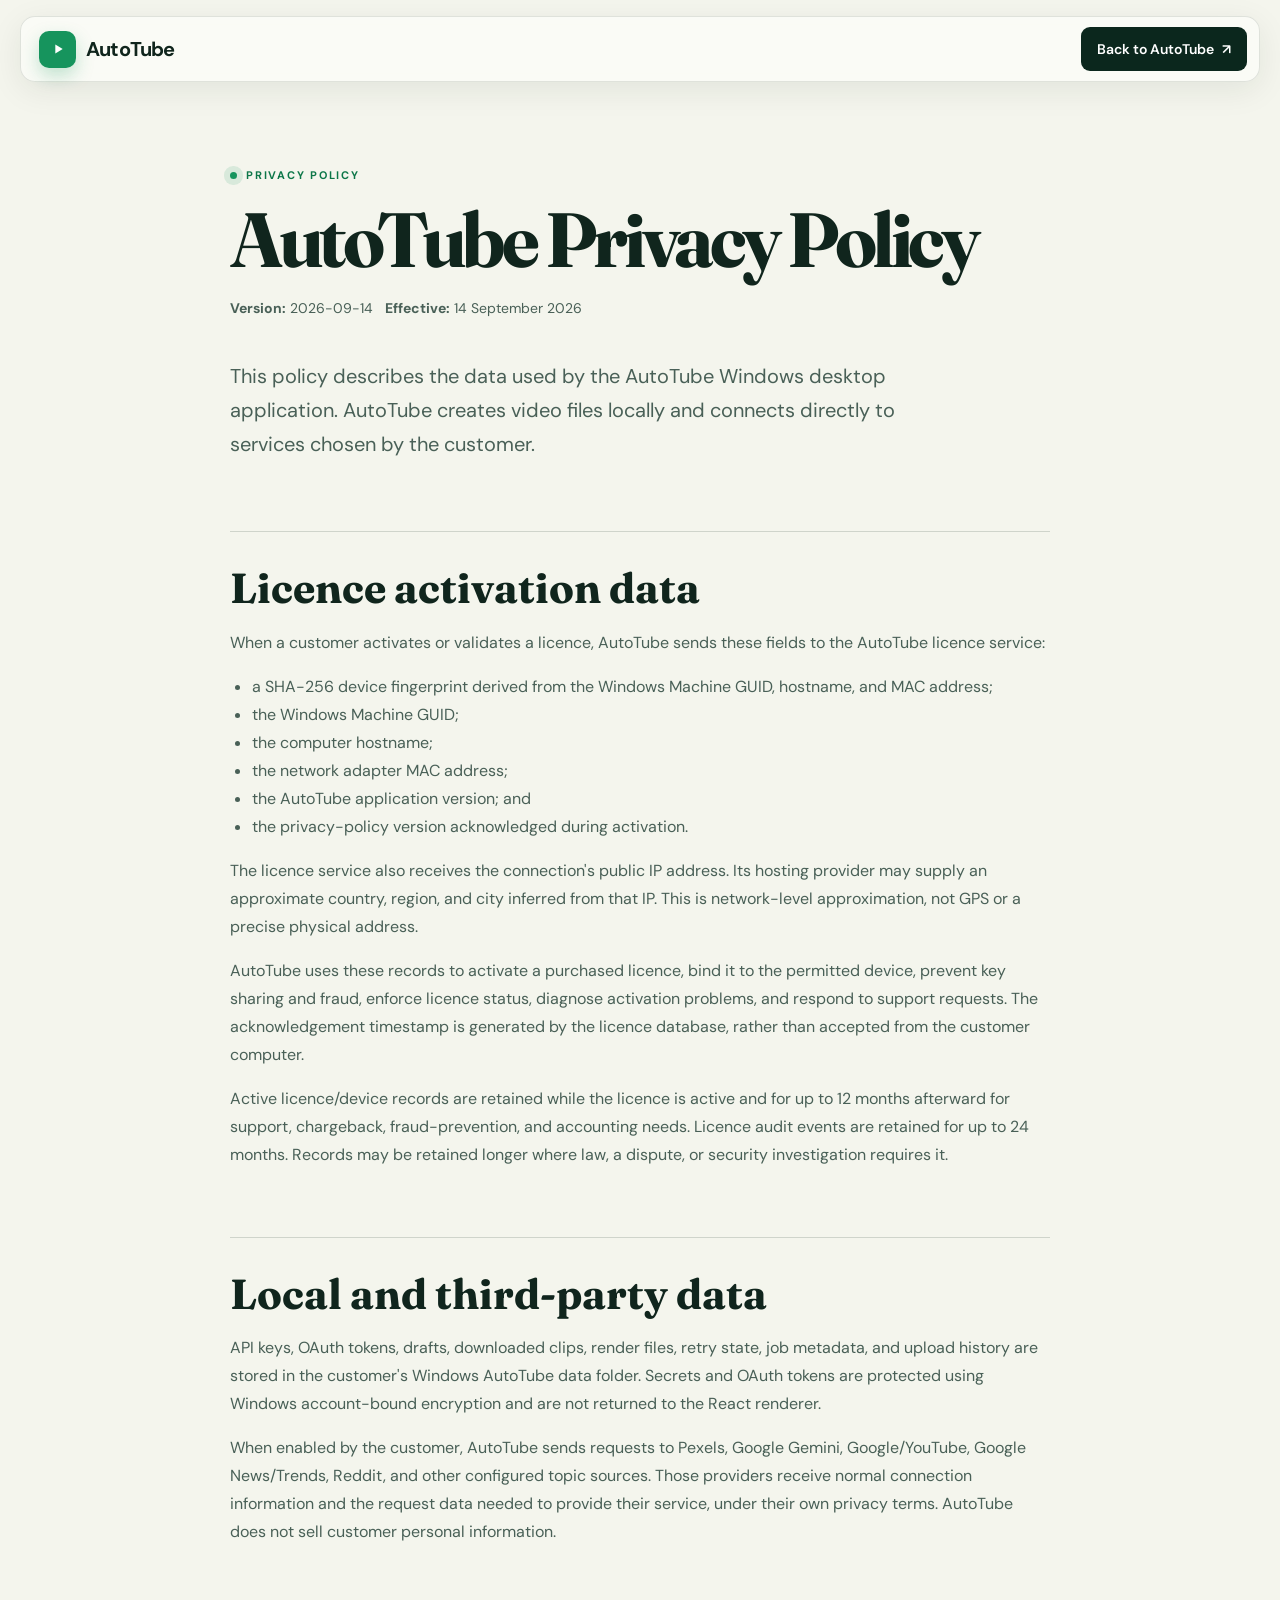
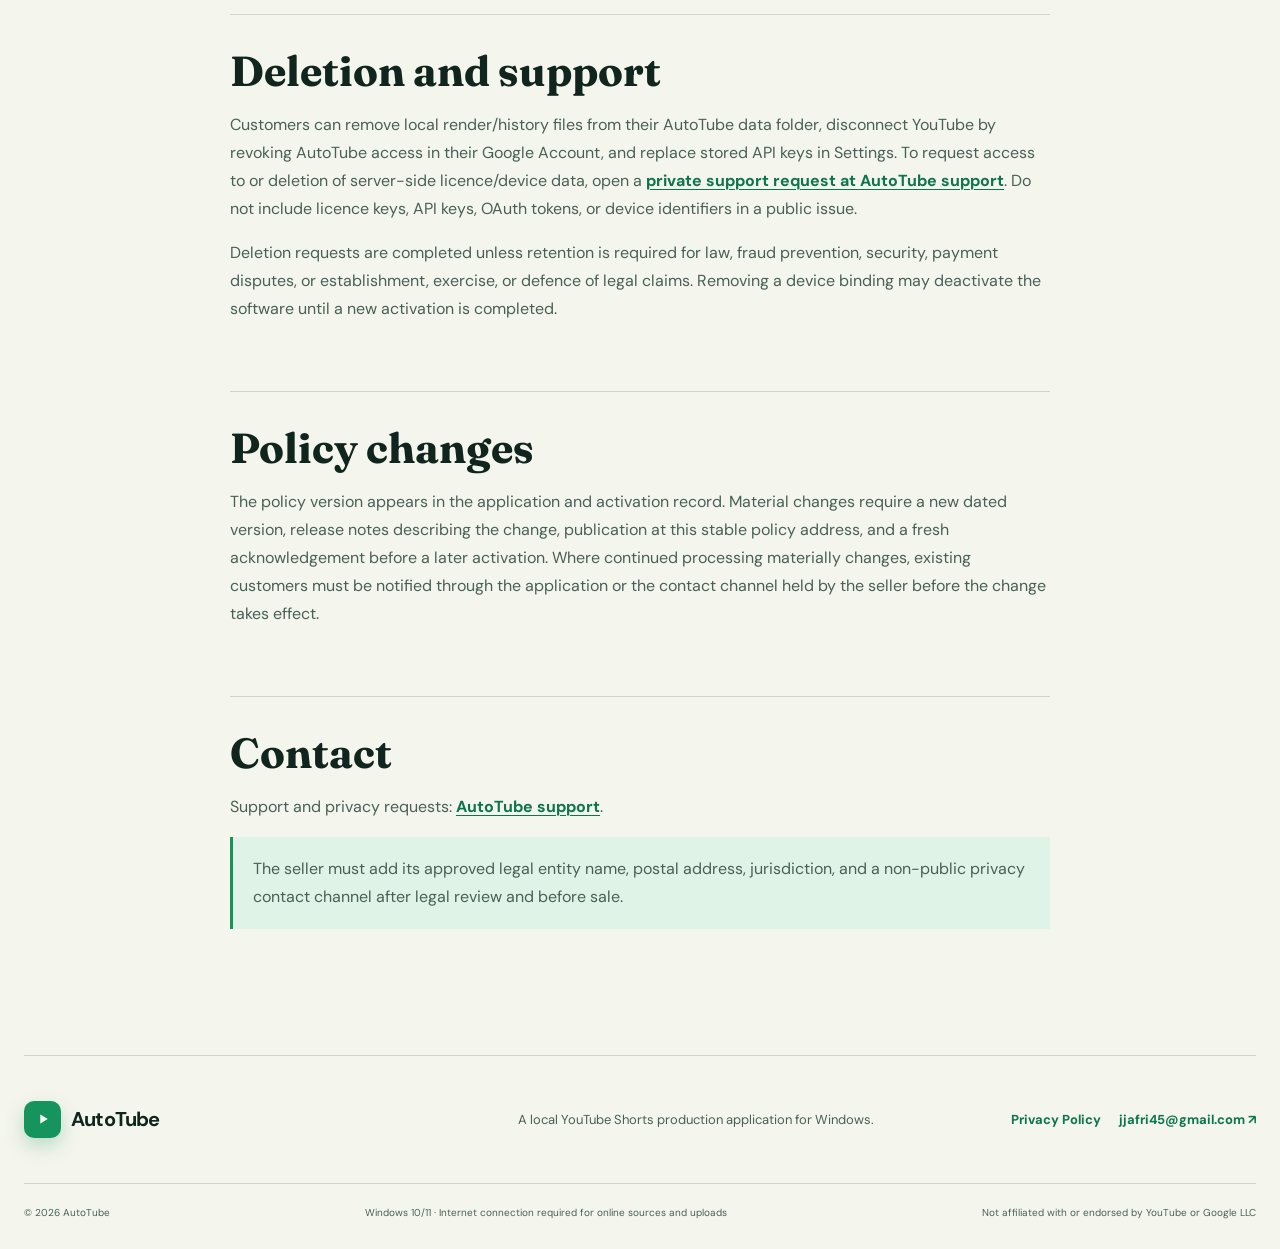
<file: privacy.html>
<!doctype html>
<html lang="en">
  <head>
    <meta charset="UTF-8" />
    <meta name="viewport" content="width=device-width, initial-scale=1.0" />
    <meta name="theme-color" content="#0b271d" />
    <meta name="description" content="AutoTube Privacy Policy, effective 14 September 2026." />
    <link rel="canonical" href="https://autotube.is-an.ai/privacy" />
    <link rel="icon" href="./favicon.svg" type="image/svg+xml" />
    <link rel="preconnect" href="https://fonts.googleapis.com" />
    <link rel="preconnect" href="https://fonts.gstatic.com" crossorigin />
    <link href="https://fonts.googleapis.com/css2?family=DM+Sans:wght@400;500;600;700&amp;family=Fraunces:opsz,wght@9..144,600;9..144,700&amp;display=swap" rel="stylesheet" />
    <link rel="stylesheet" href="./styles.css" />
    <title>AutoTube Privacy Policy</title>
  </head>
  <body class="policy-page">
    <a class="skip-link" href="#main">Skip to content</a>
    <header class="site-header">
      <a class="brand" href="https://autotube.is-an.ai/" aria-label="AutoTube home">
        <span class="brand-mark" aria-hidden="true"><svg viewBox="0 0 28 28" role="img"><path d="M10.6 8.2 20 14l-9.4 5.8V8.2Z" /></svg></span>
        <span>AutoTube</span>
      </a>
      <nav class="site-nav" aria-label="Primary navigation">
        <a class="header-cta" href="https://autotube.is-an.ai/">Back to AutoTube <span>↗</span></a>
      </nav>
    </header>

    <main id="main" class="policy-main">
      <div class="policy-shell">
        <p class="kicker"><span></span> Privacy policy</p>
        <h1>AutoTube Privacy Policy</h1>
        <p class="policy-meta"><strong>Version:</strong> 2026-09-14 &nbsp; <strong>Effective:</strong> 14 September 2026</p>
        <p class="policy-lede">This policy describes the data used by the AutoTube Windows desktop application. AutoTube creates video files locally and connects directly to services chosen by the customer.</p>

        <div class="policy-content">
          <section>
            <h2>Licence activation data</h2>
            <p>When a customer activates or validates a licence, AutoTube sends these fields to the AutoTube licence service:</p>
            <ul>
              <li>a SHA-256 device fingerprint derived from the Windows Machine GUID, hostname, and MAC address;</li>
              <li>the Windows Machine GUID;</li>
              <li>the computer hostname;</li>
              <li>the network adapter MAC address;</li>
              <li>the AutoTube application version; and</li>
              <li>the privacy-policy version acknowledged during activation.</li>
            </ul>
            <p>The licence service also receives the connection's public IP address. Its hosting provider may supply an approximate country, region, and city inferred from that IP. This is network-level approximation, not GPS or a precise physical address.</p>
            <p>AutoTube uses these records to activate a purchased licence, bind it to the permitted device, prevent key sharing and fraud, enforce licence status, diagnose activation problems, and respond to support requests. The acknowledgement timestamp is generated by the licence database, rather than accepted from the customer computer.</p>
            <p>Active licence/device records are retained while the licence is active and for up to 12 months afterward for support, chargeback, fraud-prevention, and accounting needs. Licence audit events are retained for up to 24 months. Records may be retained longer where law, a dispute, or security investigation requires it.</p>
          </section>

          <section>
            <h2>Local and third-party data</h2>
            <p>API keys, OAuth tokens, drafts, downloaded clips, render files, retry state, job metadata, and upload history are stored in the customer's Windows AutoTube data folder. Secrets and OAuth tokens are protected using Windows account-bound encryption and are not returned to the React renderer.</p>
            <p>When enabled by the customer, AutoTube sends requests to Pexels, Google Gemini, Google/YouTube, Google News/Trends, Reddit, and other configured topic sources. Those providers receive normal connection information and the request data needed to provide their service, under their own privacy terms. AutoTube does not sell customer personal information.</p>
          </section>

          <section>
            <h2>Deletion and support</h2>
            <p>Customers can remove local render/history files from their AutoTube data folder, disconnect YouTube by revoking AutoTube access in their Google Account, and replace stored API keys in Settings. To request access to or deletion of server-side licence/device data, open a <a href="https://github.com/akabirabbasnaqvi/youtube-automation-releases/issues">private support request at AutoTube support</a>. Do not include licence keys, API keys, OAuth tokens, or device identifiers in a public issue.</p>
            <p>Deletion requests are completed unless retention is required for law, fraud prevention, security, payment disputes, or establishment, exercise, or defence of legal claims. Removing a device binding may deactivate the software until a new activation is completed.</p>
          </section>

          <section>
            <h2>Policy changes</h2>
            <p>The policy version appears in the application and activation record. Material changes require a new dated version, release notes describing the change, publication at this stable policy address, and a fresh acknowledgement before a later activation. Where continued processing materially changes, existing customers must be notified through the application or the contact channel held by the seller before the change takes effect.</p>
          </section>

          <section>
            <h2>Contact</h2>
            <p>Support and privacy requests: <a href="https://github.com/akabirabbasnaqvi/youtube-automation-releases/issues">AutoTube support</a>.</p>
            <p class="policy-note">The seller must add its approved legal entity name, postal address, jurisdiction, and a non-public privacy contact channel after legal review and before sale.</p>
          </section>
        </div>
      </div>
    </main>

    <footer class="site-footer">
      <div class="footer-top">
        <a class="brand footer-brand" href="https://autotube.is-an.ai/">
          <span class="brand-mark" aria-hidden="true"><svg viewBox="0 0 28 28"><path d="M10.6 8.2 20 14l-9.4 5.8V8.2Z" /></svg></span>
          <span>AutoTube</span>
        </a>
        <p>A local YouTube Shorts production application for Windows.</p>
        <div class="footer-links">
          <a href="https://autotube.is-an.ai/privacy">Privacy Policy</a>
          <a href="mailto:jjafri45@gmail.com?subject=AutoTube%20Question">jjafri45@gmail.com ↗</a>
        </div>
      </div>
      <div class="footer-bottom">
        <span>© 2026 AutoTube</span>
        <span>Windows 10/11 · Internet connection required for online sources and uploads</span>
        <span>Not affiliated with or endorsed by YouTube or Google LLC</span>
      </div>
    </footer>
  </body>
</html>
</file>
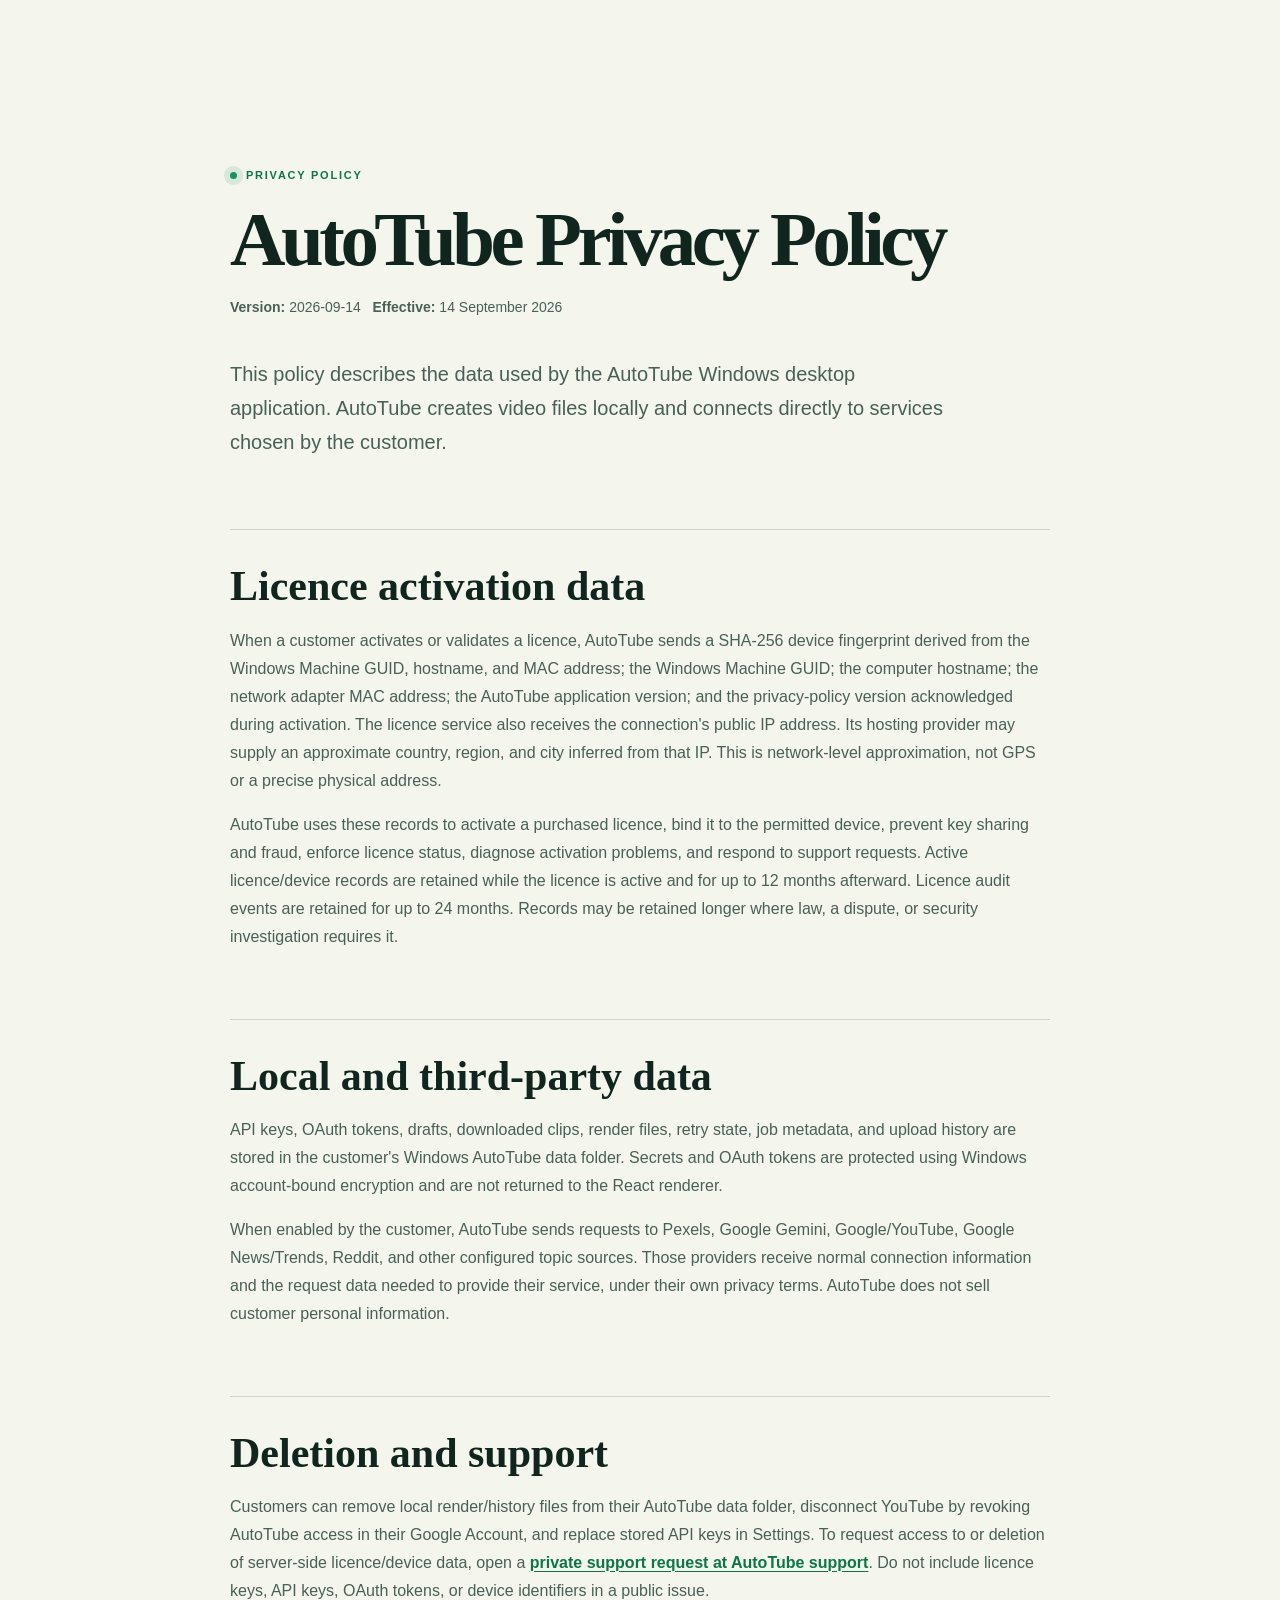
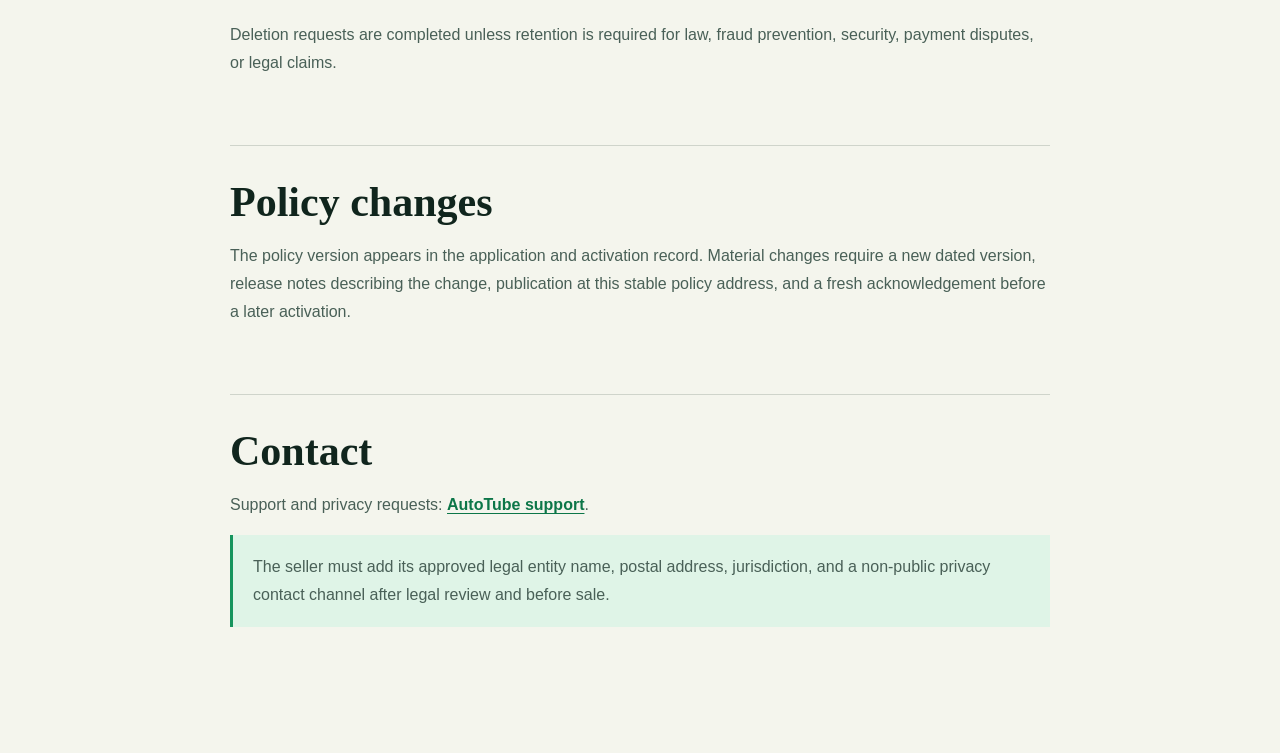
<file: docs/privacy.html>
<!doctype html>
<html lang="en">
  <head>
    <meta charset="UTF-8" />
    <meta name="viewport" content="width=device-width, initial-scale=1.0" />
    <meta name="theme-color" content="#0b271d" />
    <meta name="description" content="AutoTube Privacy Policy, effective 14 September 2026." />
    <link rel="canonical" href="https://autotube.is-an.ai/privacy" />
    <link rel="icon" href="../favicon.svg" type="image/svg+xml" />
    <link rel="stylesheet" href="../styles.css" />
    <title>AutoTube Privacy Policy</title>
  </head>
  <body class="policy-page">
    <main id="main" class="policy-main">
      <div class="policy-shell">
        <p class="kicker"><span></span> Privacy policy</p>
        <h1>AutoTube Privacy Policy</h1>
        <p class="policy-meta"><strong>Version:</strong> 2026-09-14 &nbsp; <strong>Effective:</strong> 14 September 2026</p>
        <p class="policy-lede">This policy describes the data used by the AutoTube Windows desktop application. AutoTube creates video files locally and connects directly to services chosen by the customer.</p>
        <div class="policy-content">
          <section><h2>Licence activation data</h2><p>When a customer activates or validates a licence, AutoTube sends a SHA-256 device fingerprint derived from the Windows Machine GUID, hostname, and MAC address; the Windows Machine GUID; the computer hostname; the network adapter MAC address; the AutoTube application version; and the privacy-policy version acknowledged during activation. The licence service also receives the connection's public IP address. Its hosting provider may supply an approximate country, region, and city inferred from that IP. This is network-level approximation, not GPS or a precise physical address.</p><p>AutoTube uses these records to activate a purchased licence, bind it to the permitted device, prevent key sharing and fraud, enforce licence status, diagnose activation problems, and respond to support requests. Active licence/device records are retained while the licence is active and for up to 12 months afterward. Licence audit events are retained for up to 24 months. Records may be retained longer where law, a dispute, or security investigation requires it.</p></section>
          <section><h2>Local and third-party data</h2><p>API keys, OAuth tokens, drafts, downloaded clips, render files, retry state, job metadata, and upload history are stored in the customer's Windows AutoTube data folder. Secrets and OAuth tokens are protected using Windows account-bound encryption and are not returned to the React renderer.</p><p>When enabled by the customer, AutoTube sends requests to Pexels, Google Gemini, Google/YouTube, Google News/Trends, Reddit, and other configured topic sources. Those providers receive normal connection information and the request data needed to provide their service, under their own privacy terms. AutoTube does not sell customer personal information.</p></section>
          <section><h2>Deletion and support</h2><p>Customers can remove local render/history files from their AutoTube data folder, disconnect YouTube by revoking AutoTube access in their Google Account, and replace stored API keys in Settings. To request access to or deletion of server-side licence/device data, open a <a href="https://github.com/akabirabbasnaqvi/youtube-automation-releases/issues">private support request at AutoTube support</a>. Do not include licence keys, API keys, OAuth tokens, or device identifiers in a public issue.</p><p>Deletion requests are completed unless retention is required for law, fraud prevention, security, payment disputes, or legal claims.</p></section>
          <section><h2>Policy changes</h2><p>The policy version appears in the application and activation record. Material changes require a new dated version, release notes describing the change, publication at this stable policy address, and a fresh acknowledgement before a later activation.</p></section>
          <section><h2>Contact</h2><p>Support and privacy requests: <a href="https://github.com/akabirabbasnaqvi/youtube-automation-releases/issues">AutoTube support</a>.</p><p class="policy-note">The seller must add its approved legal entity name, postal address, jurisdiction, and a non-public privacy contact channel after legal review and before sale.</p></section>
        </div>
      </div>
    </main>
  </body>
</html>
</file>
<file: styles.css>
:root {
  color-scheme: light;
  --paper: #f4f5ed;
  --paper-bright: #fbfcf7;
  --ink: #10251d;
  --ink-soft: #496057;
  --forest: #0b271d;
  --forest-2: #103a2b;
  --green: #16945d;
  --green-dark: #0c7648;
  --mint: #dff4e7;
  --acid: #d9ff77;
  --line: rgba(16, 37, 29, 0.16);
  --line-light: rgba(255, 255, 255, 0.17);
  --white: #fff;
  --shadow: 0 28px 80px rgba(16, 37, 29, 0.16);
  --display: "Fraunces", Georgia, serif;
  --sans: "DM Sans", "Segoe UI", sans-serif;
}

* { box-sizing: border-box; }

html { scroll-behavior: smooth; }

body {
  margin: 0;
  overflow-x: hidden;
  background: var(--paper);
  color: var(--ink);
  font-family: var(--sans);
  text-rendering: optimizeLegibility;
}

body::selection { background: var(--acid); color: var(--forest); }

a { color: inherit; text-decoration: none; }
img { display: block; max-width: 100%; height: auto; }
button, input { font: inherit; }

.sr-only {
  position: absolute;
  width: 1px;
  height: 1px;
  padding: 0;
  margin: -1px;
  overflow: hidden;
  clip: rect(0, 0, 0, 0);
  white-space: nowrap;
  border: 0;
}

.skip-link {
  position: fixed;
  top: 10px;
  left: 10px;
  z-index: 999;
  padding: 10px 14px;
  transform: translateY(-160%);
  border-radius: 6px;
  background: var(--acid);
  color: var(--forest);
  font-weight: 700;
}

.skip-link:focus { transform: translateY(0); }

.site-header {
  position: fixed;
  z-index: 100;
  top: 16px;
  left: 50%;
  width: min(1240px, calc(100% - 32px));
  min-height: 66px;
  display: flex;
  align-items: center;
  justify-content: space-between;
  gap: 32px;
  padding: 10px 12px 10px 18px;
  transform: translateX(-50%);
  border: 1px solid rgba(16, 37, 29, 0.12);
  border-radius: 15px;
  background: rgba(251, 252, 247, 0.9);
  box-shadow: 0 8px 32px rgba(16, 37, 29, 0.08);
  backdrop-filter: blur(18px);
  transition: top 0.25s ease, box-shadow 0.25s ease;
}

.site-header.scrolled { top: 8px; box-shadow: 0 12px 34px rgba(16, 37, 29, 0.13); }

.brand { display: inline-flex; align-items: center; gap: 10px; font-size: 20px; font-weight: 700; letter-spacing: -0.04em; }

.brand-mark {
  width: 37px;
  height: 37px;
  display: grid;
  place-items: center;
  border-radius: 10px;
  background: var(--green);
  box-shadow: 0 8px 18px rgba(22, 148, 93, 0.25);
}

.brand-mark svg { width: 22px; height: 22px; fill: white; }

.site-nav { display: flex; align-items: center; gap: 25px; font-size: 14px; font-weight: 600; }
.site-nav > a:not(.header-cta) { color: var(--ink-soft); transition: color 0.2s ease; }
.site-nav > a:not(.header-cta):hover { color: var(--green-dark); }

.header-cta {
  min-height: 44px;
  display: inline-flex;
  align-items: center;
  gap: 8px;
  padding: 0 16px;
  border-radius: 9px;
  background: var(--forest);
  color: white;
}

.menu-toggle { display: none; }

.hero {
  position: relative;
  min-height: 100vh;
  display: grid;
  grid-template-columns: 0.95fr 1.05fr;
  align-items: center;
  gap: clamp(28px, 5vw, 78px);
  padding: 135px max(24px, calc((100vw - 1240px) / 2)) 84px;
  isolation: isolate;
}

.hero-grid {
  position: absolute;
  inset: 0;
  z-index: -2;
  background-image:
    linear-gradient(rgba(16, 37, 29, 0.055) 1px, transparent 1px),
    linear-gradient(90deg, rgba(16, 37, 29, 0.055) 1px, transparent 1px);
  background-size: 64px 64px;
  mask-image: linear-gradient(to bottom, black 48%, transparent 100%);
}

.hero::before {
  content: "";
  position: absolute;
  z-index: -1;
  width: 560px;
  height: 560px;
  top: 7%;
  right: 0;
  border-radius: 50%;
  background: radial-gradient(circle, rgba(217, 255, 119, 0.88) 0%, rgba(223, 244, 231, 0.35) 48%, transparent 70%);
  filter: blur(4px);
}

.kicker, .section-code {
  margin: 0 0 22px;
  font-size: 11px;
  line-height: 1;
  font-weight: 700;
  letter-spacing: 0.16em;
  text-transform: uppercase;
}

.kicker { display: flex; align-items: center; gap: 9px; color: var(--green-dark); }
.kicker span { width: 7px; height: 7px; border-radius: 50%; background: var(--green); box-shadow: 0 0 0 6px rgba(22, 148, 93, 0.12); }

h1, h2, h3, p { margin-top: 0; }

h1, h2 { font-family: var(--display); font-weight: 700; }

h1 {
  max-width: 740px;
  margin-bottom: 25px;
  font-size: clamp(48px, 5.35vw, 78px);
  line-height: 0.97;
  letter-spacing: -0.058em;
}

h1 em, h2 em { color: var(--green); font-style: italic; font-weight: 600; }

.hero-lede {
  max-width: 620px;
  margin-bottom: 30px;
  color: var(--ink-soft);
  font-size: clamp(17px, 1.45vw, 21px);
  line-height: 1.55;
}

.hero-actions { display: flex; flex-wrap: wrap; gap: 12px; }

.button {
  min-height: 54px;
  display: inline-flex;
  align-items: center;
  justify-content: center;
  gap: 10px;
  padding: 0 21px;
  border: 1px solid transparent;
  border-radius: 9px;
  font-size: 14px;
  font-weight: 700;
  transition: transform 0.2s ease, box-shadow 0.2s ease, background 0.2s ease;
}

.button:hover { transform: translateY(-2px); }
.button:focus-visible, a:focus-visible, summary:focus-visible, button:focus-visible { outline: 3px solid var(--acid); outline-offset: 3px; }
.button-primary { background: var(--green); color: white; box-shadow: 0 13px 30px rgba(22, 148, 93, 0.25); }
.button-primary:hover { background: var(--green-dark); box-shadow: 0 18px 36px rgba(22, 148, 93, 0.32); }
.button-quiet { border-color: var(--line); background: rgba(255, 255, 255, 0.55); }
.button-quiet:hover { background: white; }
.button-dark { background: var(--forest); color: white; }

.hero-fineprint { display: flex; flex-wrap: wrap; gap: 8px 18px; margin-top: 19px; color: var(--ink-soft); font-size: 12px; }
.hero-fineprint span::before { content: "✓"; margin-right: 6px; color: var(--green-dark); font-weight: 700; }

.hero-product { position: relative; min-width: 0; }

.window-shell {
  overflow: hidden;
  border: 1px solid rgba(16, 37, 29, 0.17);
  border-radius: 18px;
  background: #fff;
  box-shadow: 0 45px 90px rgba(16, 37, 29, 0.22), 0 8px 20px rgba(16, 37, 29, 0.1);
}

.window-bar {
  height: 38px;
  display: grid;
  grid-template-columns: 1fr auto 1fr;
  align-items: center;
  padding: 0 13px;
  background: #182019;
  color: rgba(255, 255, 255, 0.7);
  font-size: 9px;
  letter-spacing: 0.03em;
}

.window-dots { display: flex; gap: 5px; }
.window-dots i { width: 7px; height: 7px; border-radius: 50%; background: rgba(255, 255, 255, 0.2); }
.window-status { justify-self: end; color: #a8e8bd; }
.window-shell img { width: 100%; height: auto; object-fit: contain; }

.floating-proof {
  position: absolute;
  right: 16px;
  bottom: -42px;
  width: 250px;
  min-height: 116px;
  display: flex;
  align-items: center;
  gap: 14px;
  padding: 18px;
  border: 1px solid rgba(16, 37, 29, 0.12);
  border-radius: 14px;
  background: var(--acid);
  box-shadow: var(--shadow);
}

.floating-proof strong { font-family: var(--display); font-size: 38px; line-height: 1; }
.floating-proof span { font-size: 11px; line-height: 1.35; font-weight: 700; text-transform: uppercase; }

.proof-band {
  position: relative;
  display: grid;
  grid-template-columns: 0.78fr 1.22fr;
  gap: 70px;
  padding: 108px max(24px, calc((100vw - 1240px) / 2)) 88px;
  overflow: hidden;
  background: var(--forest);
  color: white;
}

.proof-band::after {
  content: "PROOF";
  position: absolute;
  right: 0;
  bottom: -55px;
  color: rgba(255, 255, 255, 0.035);
  font-family: var(--display);
  font-size: 230px;
  font-weight: 700;
  letter-spacing: -0.08em;
}

.section-code { color: #8caa9f; }
.section-code.dark { color: var(--green-dark); }

.proof-intro h2, .section-heading h2, .results-heading h2, .pricing-copy h2 {
  margin: 0 0 22px;
  font-size: clamp(44px, 5.3vw, 78px);
  line-height: 0.98;
  letter-spacing: -0.055em;
}

.proof-intro > p:last-child { max-width: 460px; color: #c1d0c9; font-size: 17px; line-height: 1.6; }

.proof-metrics { z-index: 1; display: grid; grid-template-columns: repeat(2, 1fr); margin: 0; }
.proof-metrics div { padding: 7px 0 31px 28px; border-left: 1px solid var(--line-light); border-bottom: 1px solid var(--line-light); }
.proof-metrics div:nth-child(3), .proof-metrics div:nth-child(4) { padding-top: 29px; border-bottom: 0; }
.proof-metrics dt { font-family: var(--display); font-size: clamp(46px, 5vw, 72px); line-height: 1; letter-spacing: -0.05em; }
.proof-metrics dd { margin: 7px 0 0; color: #9db5aa; font-size: 11px; font-weight: 700; letter-spacing: 0.1em; text-transform: uppercase; }
.proof-note { grid-column: 1 / -1; z-index: 1; max-width: 820px; margin: 10px 0 0; color: #829b90; font-size: 11px; line-height: 1.5; }

.section-shell { width: min(1240px, calc(100% - 48px)); margin: 0 auto; }

[id] { scroll-margin-top: 96px; }

.problem-section { display: grid; grid-template-columns: 0.9fr 1.1fr; align-items: center; gap: clamp(50px, 8vw, 120px); padding-top: 140px; padding-bottom: 140px; }

.problem-map {
  padding: clamp(26px, 4vw, 48px);
  border: 1px solid var(--line);
  border-radius: 26px;
  background: rgba(255, 255, 255, 0.55);
  box-shadow: 0 30px 80px rgba(16, 37, 29, 0.08);
}

.map-label { margin-bottom: 20px; color: var(--ink-soft); font-size: 11px; font-weight: 700; letter-spacing: 0.12em; text-transform: uppercase; }
.tool-cloud { display: flex; flex-wrap: wrap; justify-content: center; gap: 8px; }
.tool-cloud span { padding: 10px 12px; border: 1px solid var(--line); border-radius: 999px; background: white; color: var(--ink-soft); font-size: 12px; }
.map-arrow { margin: 22px 0; color: var(--green); text-align: center; font-size: 24px; }
.autotube-chip { display: flex; align-items: center; justify-content: center; gap: 10px; padding: 16px; border-radius: 12px; background: var(--forest); color: white; font-weight: 700; }
.mini-play { width: 27px; height: 27px; display: grid; place-items: center; border-radius: 8px; background: var(--green); font-size: 9px; }

.problem-copy h2 { margin-bottom: 22px; font-family: var(--display); font-size: clamp(40px, 4.5vw, 66px); line-height: 1.02; letter-spacing: -0.05em; }
.problem-copy > p:last-child, .section-heading > p:last-child, .results-heading > p { color: var(--ink-soft); font-size: 18px; line-height: 1.65; }

.workflow { padding-bottom: 140px; }
.section-heading { max-width: 790px; margin-bottom: 54px; }
.section-heading > p:last-child { max-width: 620px; }

.workflow-list { margin: 0; padding: 0; list-style: none; border-top: 1px solid var(--line); }
.workflow-list li { display: grid; grid-template-columns: 74px 1fr auto; align-items: center; gap: 24px; min-height: 128px; padding: 25px 7px; border-bottom: 1px solid var(--line); }
.step-number { color: var(--green-dark); font-size: 12px; font-weight: 700; }
.workflow-list h3 { margin: 0 0 5px; font-family: var(--display); font-size: clamp(27px, 3vw, 39px); letter-spacing: -0.035em; }
.workflow-list p { margin: 0; color: var(--ink-soft); line-height: 1.55; }
.step-icon { width: 49px; height: 49px; display: grid; place-items: center; border: 1px solid var(--line); border-radius: 50%; color: var(--green-dark); font-size: 21px; transition: transform 0.25s ease, background 0.25s ease; }
.workflow-list li:hover .step-icon { transform: rotate(9deg); background: var(--acid); }

.product-stage { display: grid; grid-template-columns: 0.75fr 1.25fr; align-items: center; gap: 55px; margin-top: 110px; padding: 70px 0 20px; }
.stage-tag, .founder-pill { display: inline-flex; padding: 7px 10px; border-radius: 999px; background: var(--mint); color: var(--green-dark); font-size: 10px; font-weight: 700; letter-spacing: 0.1em; text-transform: uppercase; }
.stage-copy h3 { margin: 22px 0 18px; font-family: var(--display); font-size: clamp(33px, 3.7vw, 52px); line-height: 1; letter-spacing: -0.045em; }
.stage-copy p { color: var(--ink-soft); line-height: 1.65; }
.screen-card { overflow: hidden; border: 9px solid var(--forest); border-radius: 19px; box-shadow: var(--shadow); }
.screen-card img { width: 100%; height: auto; object-fit: contain; }
.screen-card.tilted { transform: none; }

.feature-section { padding: 132px 0; overflow: hidden; background: var(--forest); color: white; }
.section-heading.light > p:last-child { color: #a9bdb4; }
.feature-grid { display: grid; grid-template-columns: repeat(4, 1fr); gap: 12px; }
.feature-card { position: relative; min-height: 310px; padding: 27px; border: 1px solid var(--line-light); border-radius: 17px; background: rgba(255, 255, 255, 0.045); transition: transform 0.25s ease, background 0.25s ease; }
.feature-card:hover { transform: translateY(-5px); background: rgba(255, 255, 255, 0.075); }
.feature-card-wide { grid-column: span 2; }
.feature-index { position: absolute; top: 22px; right: 23px; color: #759086; font-size: 11px; font-weight: 700; }
.feature-icon { width: 49px; height: 49px; display: grid; place-items: center; margin-bottom: 68px; border-radius: 13px; background: var(--acid); color: var(--forest); font-size: 22px; }
.feature-card h3 { margin-bottom: 11px; font-family: var(--display); font-size: 28px; letter-spacing: -0.035em; }
.feature-card p { max-width: 440px; margin-bottom: 0; color: #a9bdb4; line-height: 1.55; }
.feature-card-image { grid-column: span 4; min-height: 430px; display: grid; grid-template-columns: 1.25fr 0.75fr; gap: 32px; align-items: center; padding: 18px; background: #153c2e; }
.feature-card-image img { width: 100%; height: auto; object-fit: contain; border-radius: 11px; }
.feature-card-image > div { position: relative; padding: 30px; }

.setup-section {
  display: grid;
  grid-template-columns: 1.18fr 0.82fr;
  align-items: center;
  gap: clamp(45px, 7vw, 90px);
  padding-top: 140px;
  padding-bottom: 30px;
}

.setup-screen .screen-card { transform: none; }
.setup-copy h2 { margin-bottom: 20px; font-family: var(--display); font-size: clamp(39px, 4.6vw, 65px); line-height: 1; letter-spacing: -0.05em; }
.setup-copy > p:not(.section-code) { color: var(--ink-soft); font-size: 17px; line-height: 1.65; }
.setup-copy ul { margin: 28px 0 0; padding: 0; list-style: none; border-top: 1px solid var(--line); }
.setup-copy li { display: flex; gap: 16px; padding: 15px 0; border-bottom: 1px solid var(--line); }
.setup-copy li span { color: var(--green-dark); font-size: 11px; font-weight: 700; }

.results { padding-top: 140px; padding-bottom: 140px; }
.results-heading { display: grid; grid-template-columns: 1fr 0.7fr; gap: 80px; align-items: end; margin-bottom: 70px; }
.results-heading > p { padding-bottom: 6px; }

.phase-chart { padding: clamp(24px, 4vw, 50px); border: 1px solid var(--line); border-radius: 22px; background: var(--paper-bright); box-shadow: 0 25px 70px rgba(16, 37, 29, 0.08); }
.chart-axis { display: flex; justify-content: space-between; margin-bottom: 33px; color: var(--ink-soft); font-size: 11px; font-weight: 700; letter-spacing: 0.1em; text-transform: uppercase; }
.bar-row { display: grid; grid-template-columns: 160px 1fr; gap: 25px; align-items: center; margin-bottom: 24px; }
.bar-row:last-child { margin-bottom: 0; }
.bar-row > div:first-child { display: flex; flex-direction: column; }
.bar-row span { font-weight: 700; }
.bar-row small { margin-top: 4px; color: var(--ink-soft); }
.bar-track { height: 48px; overflow: visible; background: #e8ebe3; }
.bar-track i { position: relative; width: var(--bar); height: 100%; display: block; background: var(--mint); border-right: 4px solid var(--green); transform-origin: left; animation: barGrow 1.1s cubic-bezier(.2,.8,.2,1) both; animation-play-state: paused; }
.bar-row.latest .bar-track i { background: var(--green); border-color: var(--forest); }
.bar-track i b { position: absolute; right: 14px; top: 50%; transform: translateY(-50%); font-style: normal; }
.bar-row.latest .bar-track i b { color: white; }
.phase-chart.is-visible .bar-track i { animation-play-state: running; }

@keyframes barGrow { from { transform: scaleX(0); } to { transform: scaleX(1); } }

.result-cards { display: grid; grid-template-columns: repeat(3, 1fr); gap: 12px; margin-top: 12px; }
.result-card { min-height: 175px; display: flex; align-items: end; justify-content: space-between; gap: 20px; padding: 27px; border: 1px solid var(--line); border-radius: 16px; background: rgba(255, 255, 255, 0.55); }
.result-card strong { font-family: var(--display); font-size: clamp(40px, 4vw, 62px); line-height: 1; letter-spacing: -0.05em; }
.result-card span { color: var(--ink-soft); font-size: 12px; line-height: 1.4; text-align: right; }
.result-card-accent { background: var(--acid); }

.case-cta { display: flex; align-items: center; justify-content: space-between; gap: 30px; margin-top: 65px; padding: 34px 0; border-top: 1px solid var(--line); border-bottom: 1px solid var(--line); }
.case-cta span { color: var(--ink-soft); font-size: 12px; }
.case-cta h3 { margin: 7px 0 0; font-family: var(--display); font-size: 27px; }

.videos-section { padding: 130px 0; background: #102019; color: white; }
.video-grid { display: grid; grid-template-columns: repeat(3, 1fr); gap: 16px; }
.video-card { overflow: hidden; border: 1px solid var(--line-light); border-radius: 17px; background: rgba(255, 255, 255, 0.045); transition: transform 0.25s ease, border-color 0.25s ease; }
.video-card:hover { transform: translateY(-6px); border-color: rgba(217, 255, 119, 0.65); }
.video-thumb { position: relative; overflow: hidden; aspect-ratio: 16 / 10; background: #1b3128; }
.video-thumb img { width: 100%; height: 100%; object-fit: cover; transition: transform 0.4s ease; }
.video-card:hover .video-thumb img { transform: scale(1.04); }
.video-thumb::after { content: ""; position: absolute; inset: 0; background: linear-gradient(to top, rgba(5, 17, 12, 0.62), transparent 58%); }
.play-badge { position: absolute; z-index: 2; top: 50%; left: 50%; width: 54px; height: 54px; display: grid; place-items: center; transform: translate(-50%, -50%); border-radius: 50%; background: var(--acid); color: var(--forest); font-size: 15px; }
.view-badge { position: absolute; z-index: 2; left: 13px; bottom: 13px; padding: 7px 9px; border-radius: 7px; background: rgba(11, 39, 29, 0.86); font-size: 11px; font-weight: 700; }
.video-meta { padding: 23px; }
.video-meta span { color: #86a095; font-size: 10px; font-weight: 700; letter-spacing: 0.1em; text-transform: uppercase; }
.video-meta h3 { margin: 11px 0 0; font-family: var(--display); font-size: 23px; line-height: 1.16; }

.fit-section { display: grid; grid-template-columns: 1fr 1fr; gap: 12px; padding-top: 140px; padding-bottom: 140px; }
.fit-card { position: relative; overflow: hidden; min-height: 470px; padding: clamp(30px, 5vw, 60px); border: 1px solid var(--line); border-radius: 22px; }
.fit-card.good { background: var(--mint); }
.fit-card.honest { background: #ebece5; }
.fit-symbol { position: absolute; right: 20px; bottom: -60px; color: rgba(16, 37, 29, 0.055); font-family: var(--display); font-size: 270px; line-height: 1; }
.fit-card h2 { position: relative; max-width: 480px; font-size: clamp(36px, 4.2vw, 59px); line-height: 1; letter-spacing: -0.05em; }
.fit-card ul { position: relative; margin: 37px 0 0; padding: 0; list-style: none; }
.fit-card li { padding: 13px 0; border-bottom: 1px solid rgba(16, 37, 29, 0.12); }

.pricing-section {
  position: relative;
  overflow: hidden;
  display: grid;
  grid-template-columns: 0.86fr 1.14fr;
  align-items: center;
  gap: clamp(40px, 7vw, 100px);
  padding: 135px max(24px, calc((100vw - 1160px) / 2));
  background: var(--green);
  color: white;
}

.pricing-orbit { position: absolute; width: 700px; height: 700px; left: -330px; bottom: -380px; border: 1px solid rgba(255, 255, 255, 0.18); border-radius: 50%; box-shadow: 0 0 0 80px rgba(255, 255, 255, 0.025), 0 0 0 160px rgba(255, 255, 255, 0.02); }
.pricing-copy { position: relative; z-index: 1; }
.pricing-copy > p:last-child { max-width: 500px; color: #d4eee0; font-size: 18px; line-height: 1.6; }

.price-card { position: relative; z-index: 1; padding: clamp(28px, 4vw, 48px); border-radius: 24px; background: var(--paper-bright); color: var(--ink); box-shadow: 0 40px 90px rgba(5, 46, 29, 0.27); }
.price-card-top { display: flex; align-items: center; justify-content: space-between; gap: 20px; }
.regular-price { color: var(--ink-soft); font-size: 12px; }
.price { display: flex; align-items: baseline; margin: 26px 0 30px; }
.price sup { align-self: flex-start; margin-top: 14px; color: var(--green-dark); font-size: 24px; font-weight: 700; }
.price strong { font-family: var(--display); font-size: clamp(82px, 9vw, 124px); line-height: 0.8; letter-spacing: -0.07em; }
.price > span { margin-left: 12px; color: var(--ink-soft); font-size: 13px; }
.price-list { margin: 0 0 30px; padding: 0; list-style: none; }
.price-list li { display: flex; gap: 10px; padding: 11px 0; border-bottom: 1px solid var(--line); font-size: 14px; }
.price-list li span { color: var(--green-dark); font-weight: 700; }
.button-price { width: 100%; background: var(--forest); color: white; }
.price-note { margin: 15px auto 0; color: var(--ink-soft); font-size: 10px; line-height: 1.5; text-align: center; }

.faq { padding-top: 140px; padding-bottom: 120px; }
.faq-list { border-top: 1px solid var(--line); }
.faq-list details { border-bottom: 1px solid var(--line); }
.faq-list summary { display: flex; align-items: center; justify-content: space-between; gap: 20px; padding: 27px 4px; cursor: pointer; list-style: none; font-family: var(--display); font-size: clamp(21px, 2.4vw, 31px); font-weight: 600; }
.faq-list summary::-webkit-details-marker { display: none; }
.faq-list summary span { width: 35px; height: 35px; display: grid; place-items: center; border: 1px solid var(--line); border-radius: 50%; font-family: var(--sans); font-size: 18px; transition: transform 0.25s ease; }
.faq-list details[open] summary span { transform: rotate(45deg); background: var(--acid); }
.faq-list details p { max-width: 850px; margin: -5px 0 28px; color: var(--ink-soft); font-size: 16px; line-height: 1.65; }

.final-cta { display: flex; align-items: center; justify-content: space-between; gap: 40px; margin-bottom: 110px; padding: clamp(34px, 5vw, 65px); border-radius: 24px; background: var(--forest); color: white; }
.final-cta h2 { margin-bottom: 13px; font-size: clamp(38px, 5vw, 67px); line-height: 1; letter-spacing: -0.05em; }
.final-cta p:last-child { max-width: 700px; margin-bottom: 0; color: #a9bdb4; line-height: 1.6; }
.final-cta .button { flex: 0 0 auto; }

.site-footer { padding: 0 max(24px, calc((100vw - 1240px) / 2)) 30px; }
.footer-top { display: grid; grid-template-columns: 1fr 1fr auto; align-items: center; gap: 40px; padding: 45px 0; border-top: 1px solid var(--line); }
.footer-top p { margin: 0; color: var(--ink-soft); font-size: 13px; }
.footer-links { display: flex; flex-wrap: wrap; justify-content: flex-end; gap: 18px; }
.footer-links a { color: var(--green-dark); font-size: 13px; font-weight: 700; }
.footer-bottom { display: flex; justify-content: space-between; gap: 20px; padding-top: 22px; border-top: 1px solid var(--line); color: var(--ink-soft); font-size: 10px; }

.policy-main { padding: 170px 24px 110px; }
.policy-shell { width: min(820px, 100%); margin: 0 auto; }
.policy-shell h1 { max-width: none; margin-bottom: 22px; font-size: clamp(46px, 6vw, 78px); }
.policy-meta { color: var(--ink-soft); font-size: 14px; }
.policy-lede { max-width: 720px; margin: 42px 0 70px; color: var(--ink-soft); font-size: 20px; line-height: 1.7; }
.policy-content { display: grid; gap: 52px; }
.policy-content section { padding-top: 34px; border-top: 1px solid var(--line); }
.policy-content h2 { margin-bottom: 18px; font-size: clamp(28px, 4vw, 42px); line-height: 1.05; }
.policy-content p, .policy-content li { color: var(--ink-soft); font-size: 16px; line-height: 1.75; }
.policy-content ul { padding-left: 22px; }
.policy-content a { color: var(--green-dark); font-weight: 700; text-decoration: underline; text-decoration-thickness: 1px; text-underline-offset: 3px; }
.policy-note { padding: 18px 20px; border-left: 3px solid var(--green); background: var(--mint); }

.reveal { opacity: 1; transform: none; }
.js .reveal { opacity: 0; transform: translateY(22px); transition: opacity 0.7s ease, transform 0.7s cubic-bezier(.2,.8,.2,1); }
.js .reveal.is-visible { opacity: 1; transform: translateY(0); }
.reveal-delay-1 { transition-delay: 0.1s; }
.reveal-delay-2 { transition-delay: 0.2s; }

@media (max-width: 1050px) {
  .hero { min-height: auto; grid-template-columns: 1fr; padding-top: 145px; }
  .hero-copy { max-width: 820px; }
  .hero-product { width: 88%; margin-left: auto; }
  .proof-band { grid-template-columns: 1fr; gap: 45px; }
  .problem-section, .product-stage, .setup-section, .results-heading, .pricing-section { grid-template-columns: 1fr; }
  .problem-map { max-width: 650px; }
  .feature-grid { grid-template-columns: repeat(2, 1fr); }
  .feature-card-wide { grid-column: span 1; }
  .feature-card-image { grid-column: span 2; }
  .video-grid { grid-template-columns: 1fr 1fr; }
  .video-card:last-child { grid-column: 1 / -1; display: grid; grid-template-columns: 1fr 1fr; }
  .price-card { max-width: 710px; }
}

@media (max-width: 1200px) and (min-width: 761px) {
  .site-nav > a:not(.header-cta) { display: none; }
}

@media (max-width: 760px) {
  .site-header { top: 8px; width: calc(100% - 16px); padding-left: 12px; }
  .menu-toggle { width: 42px; height: 42px; display: grid; place-content: center; gap: 6px; border: 0; border-radius: 8px; background: var(--forest); }
  .menu-toggle > span:not(.sr-only) { width: 19px; height: 2px; display: block; background: white; transition: transform 0.2s ease; }
  .menu-toggle[aria-expanded="true"] > span:first-child { transform: translateY(4px) rotate(45deg); }
  .menu-toggle[aria-expanded="true"] > span:nth-child(2) { transform: translateY(-4px) rotate(-45deg); }
  .site-nav { position: absolute; top: calc(100% + 8px); left: 0; right: 0; display: none; align-items: stretch; flex-direction: column; gap: 0; padding: 10px; border: 1px solid var(--line); border-radius: 12px; background: var(--paper-bright); box-shadow: 0 18px 40px rgba(16, 37, 29, 0.15); }
  .site-nav.open { display: flex; }
  .site-nav a { padding: 13px; }
  .header-cta { margin-top: 5px; justify-content: center; }
  .hero { padding: 125px 20px 80px; }
  h1 { font-size: clamp(43px, 12.8vw, 61px); }
  .hero-product { width: 100%; margin-top: 18px; }
  .window-shell { transform: none; border-radius: 11px; }
  .window-bar { grid-template-columns: 1fr auto; }
  .window-bar > span:nth-child(2) { display: none; }
  .floating-proof { right: 12px; bottom: -58px; width: 220px; }
  .proof-band { padding-top: 110px; }
  .proof-metrics { grid-template-columns: 1fr; }
  .proof-metrics div, .proof-metrics div:nth-child(3), .proof-metrics div:nth-child(4) { padding: 22px 0; border-left: 0; border-bottom: 1px solid var(--line-light); }
  .proof-metrics div:last-child { border-bottom: 0; }
  .section-shell { width: min(100% - 32px, 1240px); }
  .problem-section { padding-top: 95px; padding-bottom: 95px; }
  .workflow { padding-bottom: 95px; }
  .workflow-list li { grid-template-columns: 42px 1fr; gap: 14px; min-height: 115px; }
  .step-icon { display: none; }
  .product-stage { margin-top: 70px; padding-top: 20px; gap: 30px; }
  .screen-card.tilted { transform: none; border-width: 5px; }
  .feature-section, .videos-section { padding: 95px 0; }
  .feature-grid, .feature-card-image { grid-template-columns: 1fr; }
  .feature-card-wide, .feature-card-image { grid-column: auto; }
  .feature-card-image img { min-height: 0; }
  .feature-card-image > div { padding: 20px 8px 14px; }
  .results { padding-top: 95px; padding-bottom: 95px; }
  .setup-section { padding-top: 95px; padding-bottom: 0; }
  .setup-screen .screen-card { transform: none; }
  .results-heading { gap: 20px; }
  .bar-row { grid-template-columns: 105px 1fr; gap: 12px; }
  .result-cards, .video-grid, .fit-section { grid-template-columns: 1fr; }
  .result-card { min-height: 135px; }
  .case-cta, .final-cta { align-items: flex-start; flex-direction: column; }
  .video-card:last-child { grid-column: auto; display: block; }
  .fit-section { padding-top: 95px; padding-bottom: 95px; }
  .fit-card { min-height: 410px; }
  .pricing-section { padding-top: 95px; padding-bottom: 95px; }
  .price-card-top { align-items: flex-start; flex-direction: column; gap: 10px; }
  .faq { padding-top: 95px; padding-bottom: 90px; }
  .final-cta { margin-bottom: 80px; }
  .footer-top { grid-template-columns: 1fr; gap: 16px; }
  .footer-links { justify-content: flex-start; }
  .footer-bottom { flex-direction: column; }
  .policy-main { padding-top: 135px; padding-bottom: 80px; }
  .policy-lede { margin: 30px 0 52px; font-size: 18px; }
}

@media (prefers-reduced-motion: reduce) {
  html { scroll-behavior: auto; }
  *, *::before, *::after { animation-duration: 0.01ms !important; animation-iteration-count: 1 !important; transition-duration: 0.01ms !important; }
  .reveal { opacity: 1; transform: none; }
}
</file>
